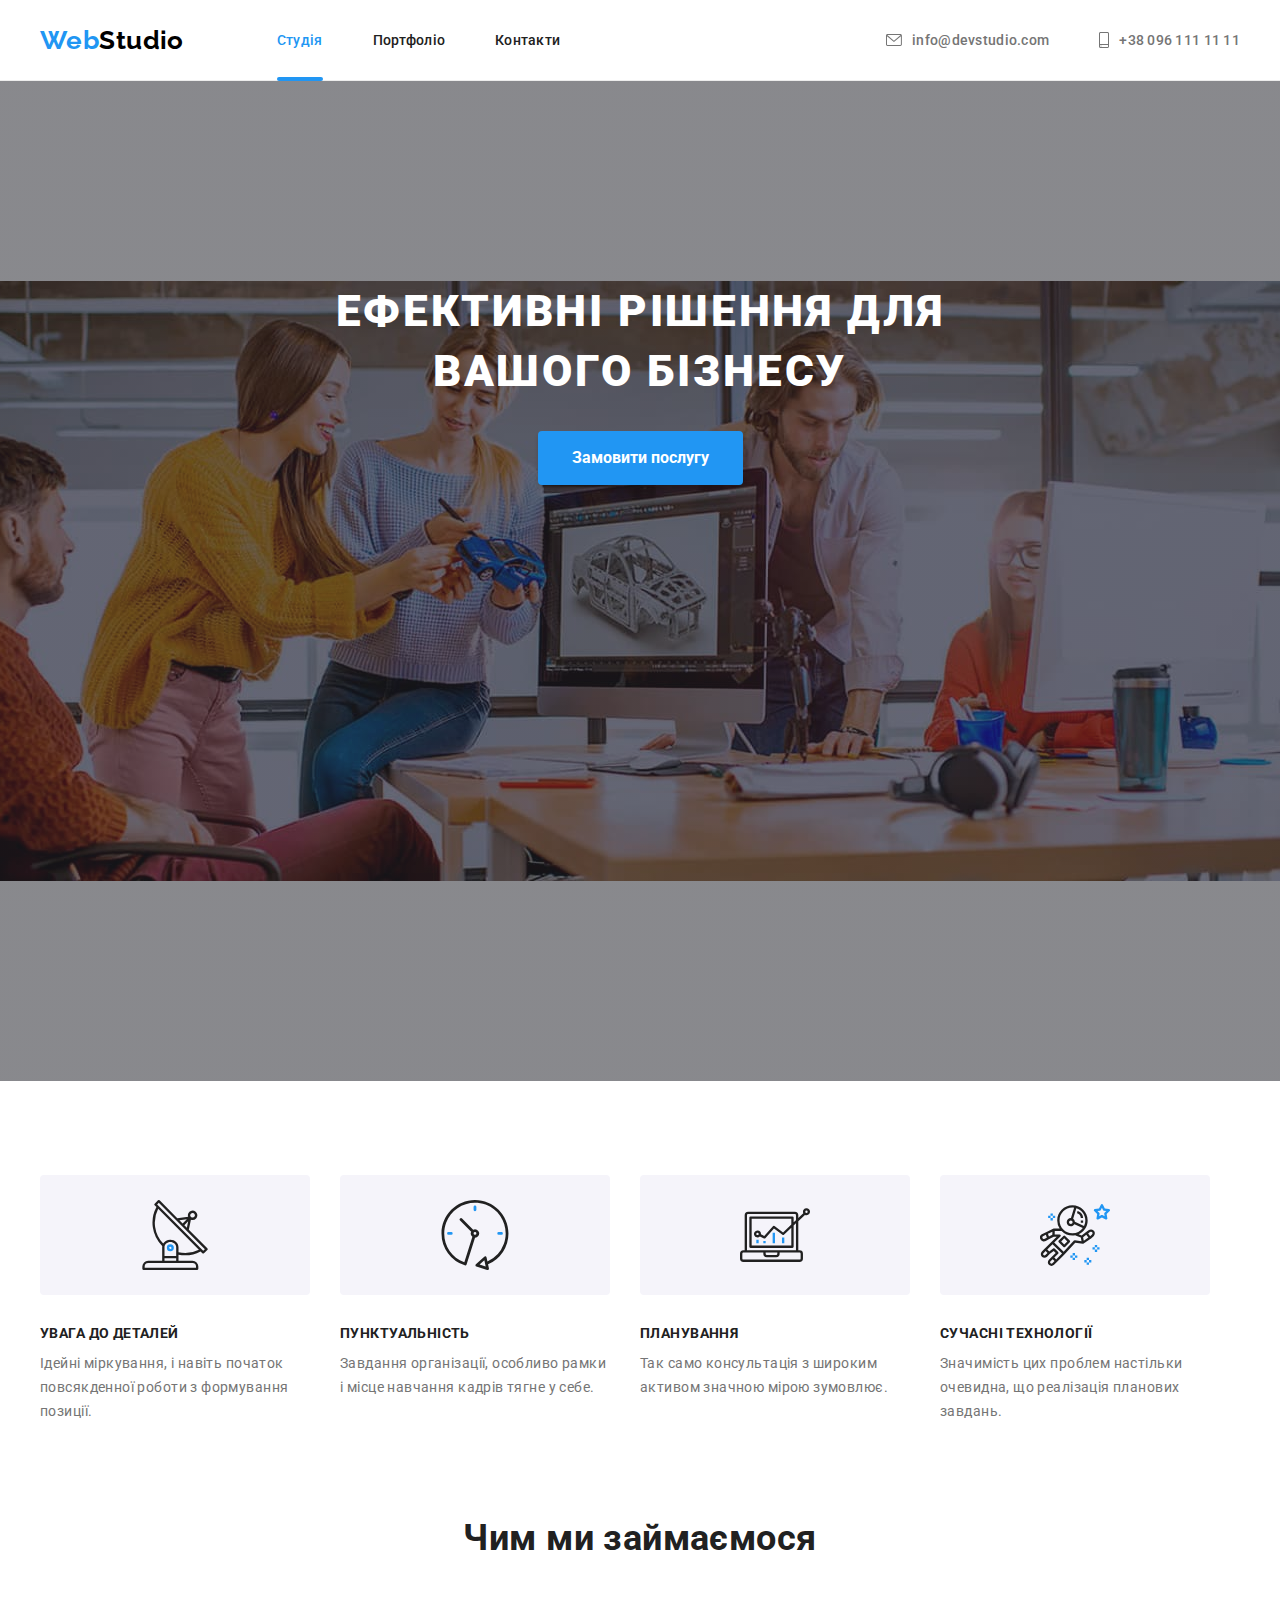
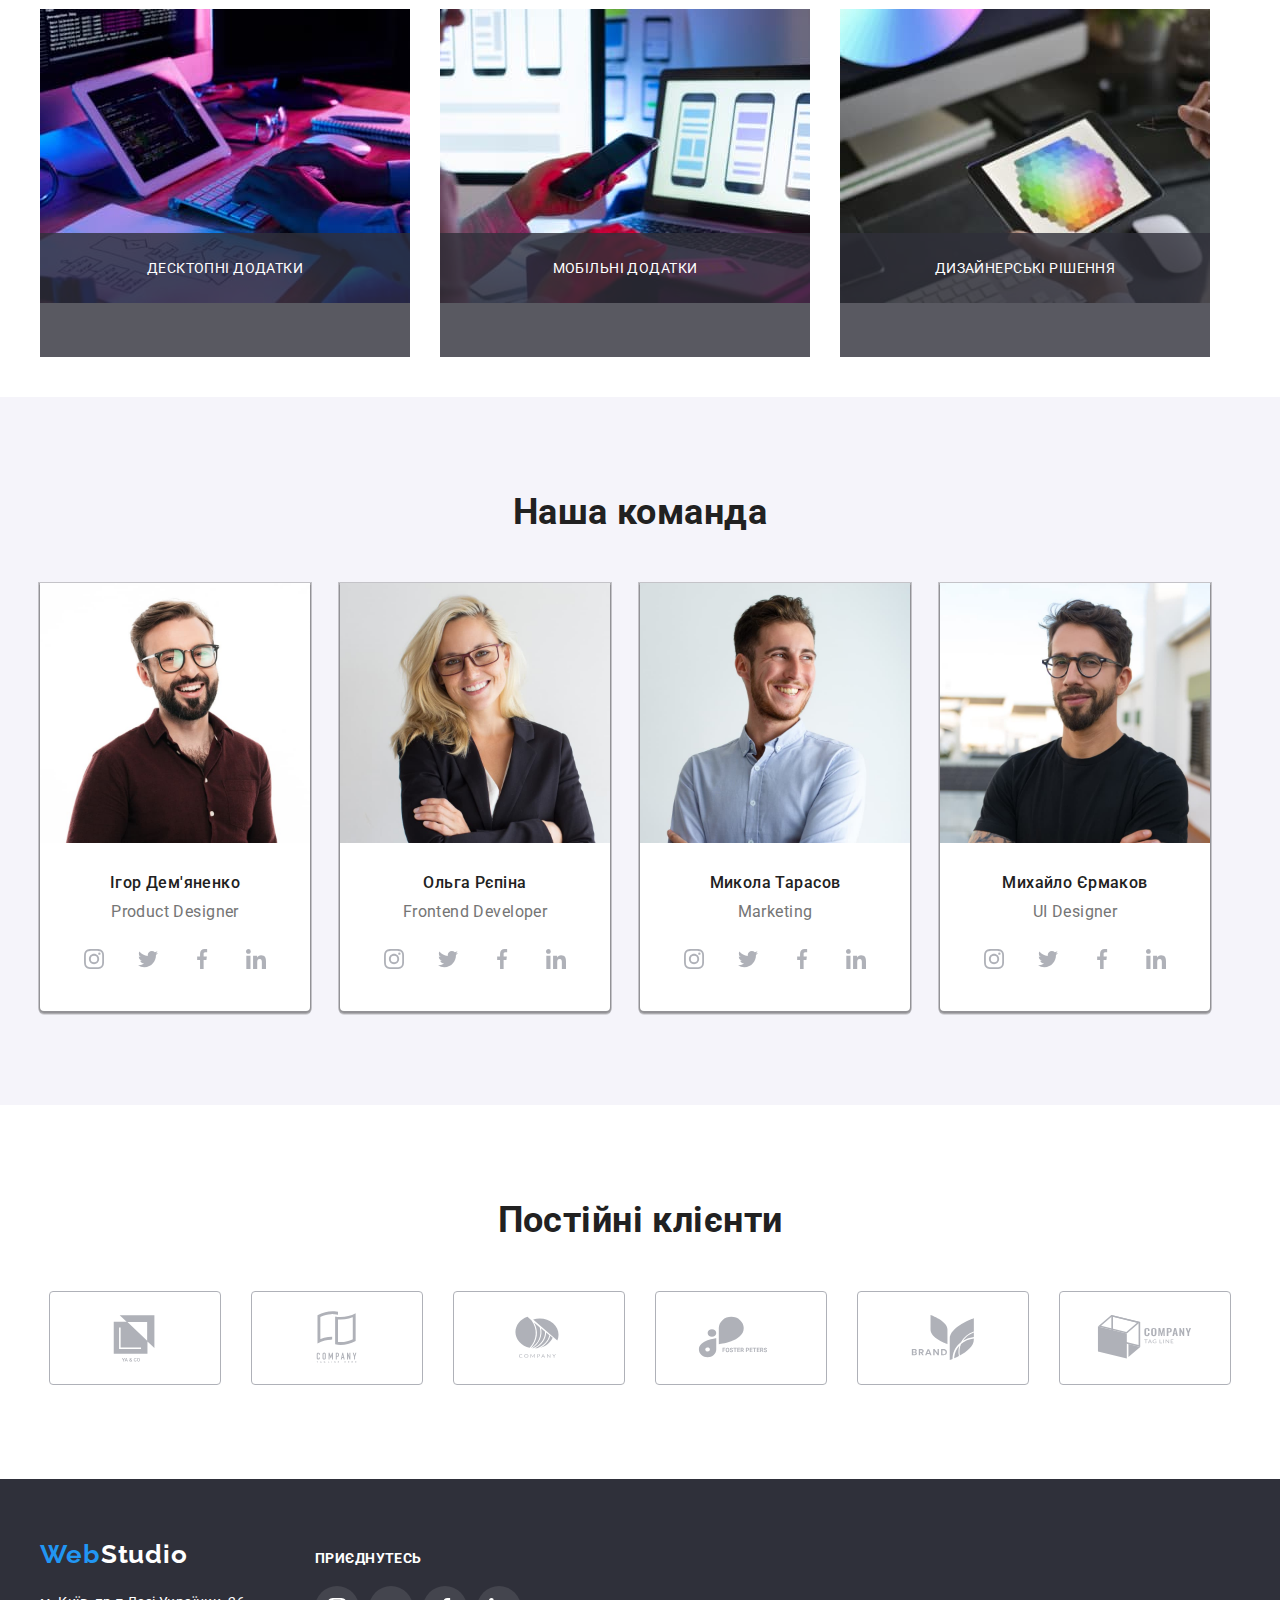
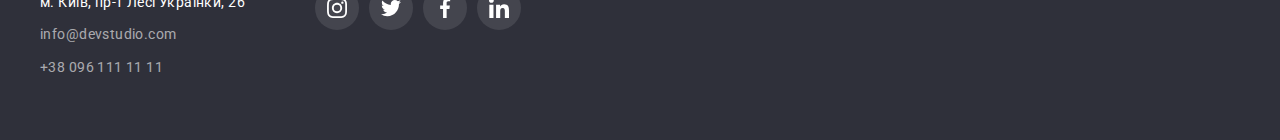
<file: index.html>
<!DOCTYPE html>
<html lang="uk">
<head>
    <meta charset="UTF-8">
    <meta http-equiv="X-UA-Compatible" content="IE=edge">
    <meta name="viewport" content="width=device-width, initial-scale=1.0">
    <title>WebStudio</title>
    <link rel="preconnect" href="https://fonts.googleapis.com">
    <link rel="preconnect" href="https://fonts.gstatic.com" crossorigin>
    <link href="https://fonts.googleapis.com/css2?family=Montserrat:wght@400;700&family=Raleway:wght@700&family=Roboto:wght@400;500;700;900&display=swap" rel="stylesheet">
    <link rel="stylesheet" href="https://cdnjs.cloudflare.com/ajax/libs/modern-normalize/1.1.0/modern-normalize.min.css" integrity="sha512-wpPYUAdjBVSE4KJnH1VR1HeZfpl1ub8YT/NKx4PuQ5NmX2tKuGu6U/JRp5y+Y8XG2tV+wKQpNHVUX03MfMFn9Q==" crossorigin="anonymous" referrerpolicy="no-referrer" />
    
    <link rel="stylesheet" href="./css/styles.css">
</head>

<body>
    <header class="main-header">
        <div class="container header-nav">
            <nav class="main-nav">
                
                <a href="./index.html" lang="en" class="logo link"> <span class="accent">Web</span>Studio</a>
               
                
                <ul class="nav-list list">
                    <li class="item nav-item.no-margin"> <a href="./index.html" class="nav-link link current">Студія</a></li>
                    <li class="item nav-item.no-margin"> <a href="./portfolio.html" class="nav-link link">Портфоліо</a></li>
                    <li class="item nav-item.no-margin"> <a href="" class="nav-link link">Контакти</a></li>
                </ul>
            </nav>  
        
            <ul class="contact-list list">
                <li class="item">
                    <a href="mailto:info@devstudio.com" class="header-mail link">
                        <svg class="icon-mail" width="16" height="12">
                          <use href="./images/icons.svg#icon-envelope"></use>
                        </svg>info@devstudio.com</a>
                </li>
                <li class="item">
                    <a href="tel:+380961111111" class="header-phone link">
                        <svg class="icon-mobile" width="10" height="16">
                          <use href="./images/icons.svg#icon-smartphone"></use>
                        </svg>+38 096 111 11 11</a>
                </li>
            </ul>
        </div>
        
    </header>
    
<main>
<section class="section hero overlay">
    <div class="container">
<h1 class="hero-name">Ефективні рішення для вашого бізнесу</h1>
    
<button type="button" class="header-button" data-modal-open>Замовити послугу</button>
    </div>
</section>

<section class="section no-padding">
   <div class="container">
    <h2 class="visually-hidden">Наші переваги</h2>
    <ul class="list feature-list">
        <li class="item-feature icon-satelite">
            <div class="advantages">
            <svg class="feature-icon" width="70" height="70">
                <use href="./images/icons.svg#icon-satelite"></use>
              </svg>
            </div>
            <h3 class="service-title">УВАГА ДО ДЕТАЛЕЙ</h3>
            <p class="service-description">Ідейні міркування, і навіть початок повсякденної роботи з формування позиції.</p>
        </li>
        <li class="item-feature icon-clock">
            <div class="advantages">
                <svg class="feature-icon" width="70" height="70">
                    <use href="./images/icons.svg#icon-clock"></use>
                  </svg>
                </div>
            <h3 class="service-title">ПУНКТУАЛЬНІСТЬ</h3>
            <p class="service-description">Завдання організації, особливо рамки і місце навчання кадрів тягне у себе.</p>
        </li>
        <li class="item-feature icon-computer">
            <div class="advantages">
                <svg class="feature-icon" width="70" height="70">
                    <use href="./images/icons.svg#icon-computer"></use>
                  </svg>
                </div>
            <h3 class="service-title">ПЛАНУВАННЯ</h3>
            <p class="service-description">Так само консультація з широким активом значною мірою зумовлює.</p>
        </li>
        <li class="item-feature icon-space">
            <div class="advantages">
                <svg class="feature-icon" width="70" height="70">
                    <use href="./images/icons.svg#icon-space"></use>
                  </svg>
                </div>
            <h3 class="service-title">СУЧАСНІ ТЕХНОЛОГІЇ</h3>
            <p class="service-description">Значимість цих проблем настільки очевидна, що реалізація планових завдань.</p>
        </li>
    </ul>
</div>
</section>


<section class="section">
    <div class="container">
    <h2 class="section-title">Чим ми займаємося</h2>
    <ul class="list flex-container-studio">
        <li class="section-item">
            <div class="product-thumb">
            <img src="./images/box1.jpg" width="370" height="294" alt="Планування">
            <p class="product-overlay">
                десктопні додатки
            </p>
        </div>
        </li>
        <li class="section-item">
            <div class="product-thumb">
            <img src="./images/box2.jpg" width="370" height="294" alt="Розробка додатків">
            <p class="product-overlay">
мобільні додатки
            </p>
        </div>
        </li>
        <li class="section-item">
            <div class="product-thumb">
            <img src="./images/box3.jpg" width="370" height="294" alt="Дизайн">
            <p class="product-overlay">
дизайнерські рішення
            </p>
        </div>
        </li>
    </ul>
</div>
</section>
<section class="section team">
    <div class="container">
    <h2 class="section-title">Наша команда</h2>
    <ul class="list flex-container-studio">
        <li class="team-item">
            <img src="./images/img1.jpg" width="270" height="260" alt="Ігор Дем'яненко">
            <div class="team-card">
            <h3 class="team-names">Ігор Дем'яненко</h3>
            <p lang="en" class="team-position">Product Designer</p>
            
    
    <ul class="list socials">
        
        <li class="social-item">
        <a  class="social-link link" href="https://www.instagram.com/" aria-label="Instagram" target="_blank" rel="noopener noreferrer">
            <svg class="social-icon" width="20" height="20">
              <use href="./images/icons.svg#icon-instagram"></use>
            </svg>
        </a>
        </li>
        <li class="social-item">
            <a  class="social-link link" href="https://twitter.com/" aria-label="Twitter" target="_blank" rel="noopener noreferrer">
                <svg class="social-icon" width="20" height="20">
                    <use href="./images/icons.svg#icon-twitter"></use>
                  </svg>
            </a>
        </li>
        <li class="social-item">
            <a  class="social-link link" href="https://www.facebook.com" aria-label="Facebook" target="_blank" rel="noopener noreferrer">
                <svg class="social-icon" width="20" height="20">
                    <use href="./images/icons.svg#icon-facebook"></use>
                  </svg>
            </a>
        </li>
        <li class="social-item">
            <a  class="social-link link" href="https://www.linkedin.com" aria-label="Linkedin" target="_blank" rel="noopener noreferrer">
                <svg class="social-icon" width="20" height="20">
                    <use href="./images/icons.svg#icon-linkedin"></use>
                  </svg>
            </a>
        </li>
    </ul>
    </div>
            
        </li>
        <li class="team-item">
            <img src="./images/img2.jpg" width="270" height="260" alt="Ольга Рєпіна">
            <div class="team-card">
            <h3 class="team-names">Ольга Рєпіна</h3>
            <p lang="en" class="team-position">Frontend Developer</p>
            <ul class="list socials">
        
                <li class="social-item">
                <a  class="social-link link" href="https://www.instagram.com/" aria-label="Instagram" target="_blank" rel="noopener noreferrer">
                    <svg class="social-icon" width="20" height="20">
                      <use href="./images/icons.svg#icon-instagram"></use>
                    </svg>
                </a>
                </li>
                <li class="social-item">
                    <a  class="social-link link" href="https://twitter.com/" aria-label="Twitter" target="_blank" rel="noopener noreferrer">
                        <svg class="social-icon" width="20" height="20">
                            <use href="./images/icons.svg#icon-twitter"></use>
                          </svg>
                    </a>
                </li>
                <li class="social-item">
                    <a  class="social-link link" href="https://www.facebook.com" aria-label="Facebook" target="_blank" rel="noopener noreferrer">
                        <svg class="social-icon" width="20" height="20">
                            <use href="./images/icons.svg#icon-facebook"></use>
                          </svg>
                    </a>
                </li>
                <li class="social-item">
                    <a  class="social-link link" href="https://www.linkedin.com" aria-label="Linkedin" target="_blank" rel="noopener noreferrer">
                        <svg class="social-icon" width="20" height="20">
                            <use href="./images/icons.svg#icon-linkedin"></use>
                          </svg>
                    </a>
                </li>
            </ul>
    </div>
            
        </li>
        <li class="team-item">
            <img src="./images/img3.jpg" width="270" height="260" alt="Микола Тарасов">
            <div class="team-card">
            <h3 class="team-names">Микола Тарасов</h3>
            <p lang="en" class="team-position">Marketing</p>
            <ul class="list socials">
        
                <li class="social-item">
                <a class="social-link link" href="https://www.instagram.com/" aria-label="Instagram" target="_blank" rel="noopener noreferrer">
                    <svg class="social-icon" width="20" height="20">
                      <use href="./images/icons.svg#icon-instagram"></use>
                    </svg>
                </a>
                </li>
                <li class="social-item">
                    <a class="social-link link" href="https://twitter.com/" aria-label="Twitter" target="_blank" rel="noopener noreferrer">
                        <svg class="social-icon" width="20" height="20">
                            <use href="./images/icons.svg#icon-twitter"></use>
                          </svg>
                    </a>
                </li>
                <li class="social-item">
                    <a class="social-link link" href="https://www.facebook.com" aria-label="Facebook" target="_blank" rel="noopener noreferrer">
                        <svg class="social-icon" width="20" height="20">
                            <use href="./images/icons.svg#icon-facebook"></use>
                          </svg>
                    </a>
                </li>
                <li class="social-item">
                    <a class="social-link link" href="https://www.linkedin.com" aria-label="Linkedin" target="_blank" rel="noopener noreferrer">
                        <svg class="social-icon" width="20" height="20">
                            <use href="./images/icons.svg#icon-linkedin"></use>
                          </svg>
                    </a>
                </li>
            </ul>
    </div>
            
        </li>
        <li class="team-item">
            <img src="./images/img4.jpg" width="270" height="260" alt="Михайло Єрмаков">
            <div class="team-card">
            <h3 class="team-names">Михайло Єрмаков</h3>
            <p lang="en" class="team-position">UI Designer</p>
            <ul class="list socials">
        
                <li class="social-item">
                <a  class="social-link link" href="https://www.instagram.com/" aria-label="Instagram" target="_blank" rel="noopener noreferrer">
                    <svg class="social-icon" width="20" height="20">
                      <use href="./images/icons.svg#icon-instagram"></use>
                    </svg>
                </a>
                </li>
                <li class="social-item">
                    <a  class="social-link link" href="https://twitter.com/" aria-label="Twitter" target="_blank" rel="noopener noreferrer">
                        <svg class="social-icon" width="20" height="20">
                            <use href="./images/icons.svg#icon-twitter"></use>
                          </svg>
                    </a>
                </li>
                <li class="social-item">
                    <a  class="social-link link" href="https://www.facebook.com" aria-label="Facebook" target="_blank" rel="noopener noreferrer">
                        <svg class="social-icon" width="20" height="20">
                            <use href="./images/icons.svg#icon-facebook"></use>
                          </svg>
                    </a>
                </li>
                <li class="social-item">
                    <a  class="social-link link" href="https://www.linkedin.com" aria-label="Linkedin" target="_blank" rel="noopener noreferrer">
                        <svg class="social-icon" width="20" height="20">
                            <use href="./images/icons.svg#icon-linkedin"></use>
                          </svg>
                    </a>
                </li>
            </ul>
    </div>
            
        </li>
    </ul>
</div>
</section>
<section class="section">
    <div class="container">
        <h2 class="section-title">Постійні клієнти</h2>
        <ul class="list clients">
            <li class="client-item">
                <a  class="client-link link" href="" aria-label="YA & CO" target="_blank" rel="noopener noreferrer">
                    <svg class="client-icon" width="106" height="60">
                        <use href="./images/icons.svg#icon-logo1"></use>
                      </svg>
                </a>
            </li>
            <li class="client-item">
                <a  class="client-link link" href="" aria-label="TEGLINE HERE" target="_blank" rel="noopener noreferrer">
                    <svg class="client-icon" width="106" height="60">
                        <use href="./images/icons.svg#icon-logo2"></use>
                      </svg>
                </a>
            </li>
            <li class="client-item">
                <a  class="client-link link" href="" aria-label="COMPANY" target="_blank" rel="noopener noreferrer">
                    <svg class="client-icon" width="106" height="60">
                        <use href="./images/icons.svg#icon-logo3"></use>
                      </svg>
                </a>
            </li>
            <li class="client-item">
                <a  class="client-link link" href="" aria-label="FOSTER PETERS" target="_blank" rel="noopener noreferrer">
                    <svg class="client-icon" width="106" height="60">
                        <use href="./images/icons.svg#icon-logo4"></use>
                      </svg>
                </a>
            </li>
            <li class="client-item">
                <a  class="client-link link" href="" aria-label="BRAND" target="_blank" rel="noopener noreferrer">
                    <svg class="client-icon" width="106" height="60">
                        <use href="./images/icons.svg#icon-logo5"></use>
                      </svg>
                </a>
            </li>
            <li class="client-item">
                <a  class="client-link link" href="" aria-label="TAG LINE" target="_blank" rel="noopener noreferrer">
                    <svg class="client-icon" width="106" height="60">
                        <use href="./images/icons.svg#icon-logo6"></use>
                      </svg>
                </a>
            </li>
        </ul>
    </div>
</section>
    </main> 
    <footer class="footer">
    <div class="container footer-block">

        <div>
        <a href="./index.html" lang="en" class="logo link footer-logo"> <span class="accent">Web</span> <span class="white-logo">Studio</span> </a>

      
<address class="footer-address">
    <ul class="list footer-list">
        <li class="nav-item">
            <a href="" class="address link">м. Київ, пр-т Лесі Українки, 26</a>
        </li>
        <li class="nav-item">
            <a href="mailto:info@devstudio.com" class="link footer-mail">info@devstudio.com</a>
        </li>
        <li class="nav-item">
           <a href="tel:+380961111111" class="link footer-phone">+38 096 111 11 11</a> 
        </li>
    </ul>
</address>
</div>

    <div>
    
    <h3 class="footer-title">приєднутесь</h3>
    <ul class="list footer-social">
        
        <li class="social-item">
            <a  class="footer-social-link link" href="https://www.instagram.com/" aria-label="Instagram" target="_blank" rel="noopener noreferrer">
                <svg class="footer-icon" width="20" height="20">
                  <use href="./images/icons.svg#icon-instagram"></use>
                </svg>
            </a>
            </li>
            <li class="social-item">
                <a  class="footer-social-link link" href="https://twitter.com/" aria-label="Twitter" target="_blank" rel="noopener noreferrer">
                    <svg class="footer-icon" width="20" height="20">
                        <use href="./images/icons.svg#icon-twitter"></use>
                      </svg>
                </a>
            </li>
            <li class="social-item">
                <a  class="footer-social-link link" href="https://www.facebook.com" aria-label="Facebook" target="_blank" rel="noopener noreferrer">
                    <svg class="footer-icon" width="20" height="20">
                        <use href="./images/icons.svg#icon-facebook"></use>
                      </svg>
                </a>
            </li>
            <li class="social-item">
                <a  class="footer-social-link link" href="https://www.linkedin.com" aria-label="Linkedin" target="_blank" rel="noopener noreferrer">
                    <svg class="footer-icon" width="20" height="20">
                        <use href="./images/icons.svg#icon-linkedin"></use>
                      </svg>
                </a>
            </li>
    </ul>
    </div>
</div>
    </footer>


    <!-- MODAL WINDOW -->

    <div class="backdrop is-hidden" data-modal>
        <div class="modal" data-modal-window>
            <button class="modal-button" data-modal-close>
            <svg class="modal-icon" width="18" height="18">
              <use href="./images/icons.svg#icon-close"></use>
            </svg>
        </button></div>
    </div>

    <script src="./js/modal.js/modal.js"></script>
</body>
</html>
</file>
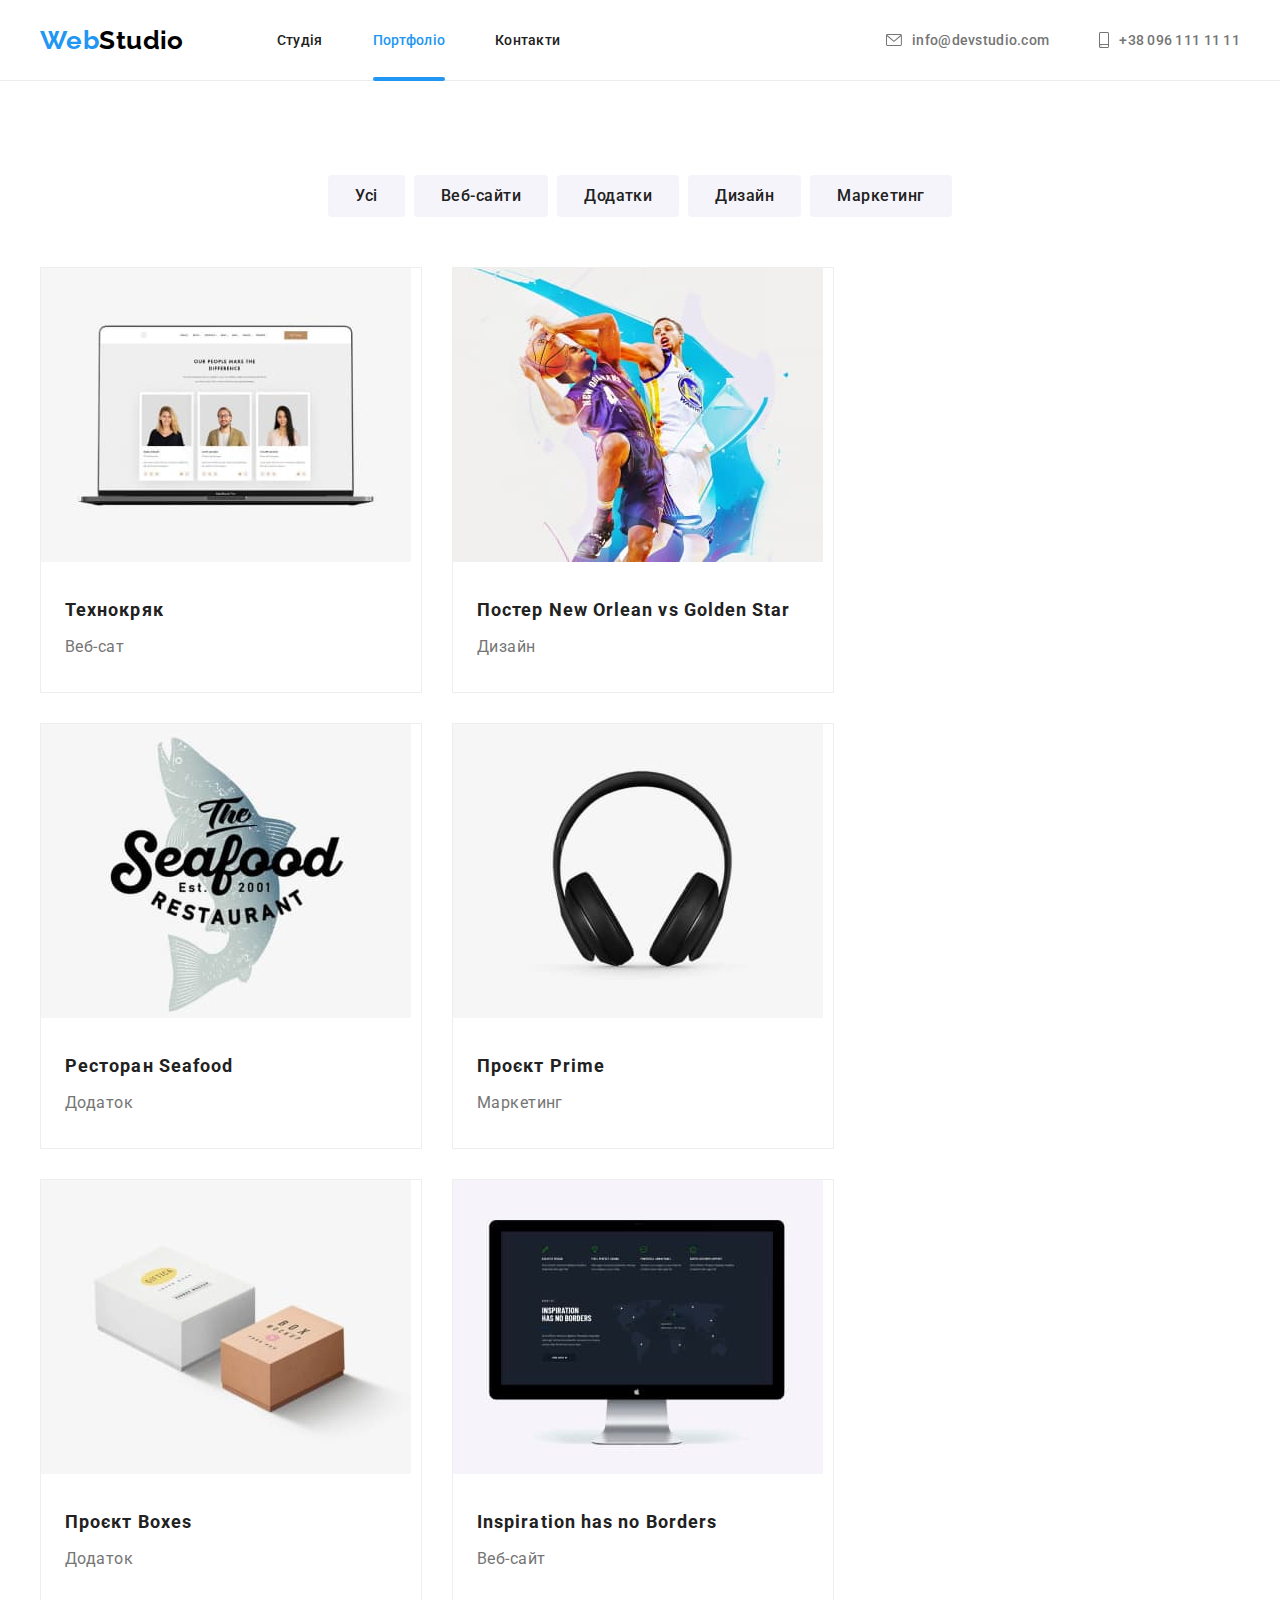
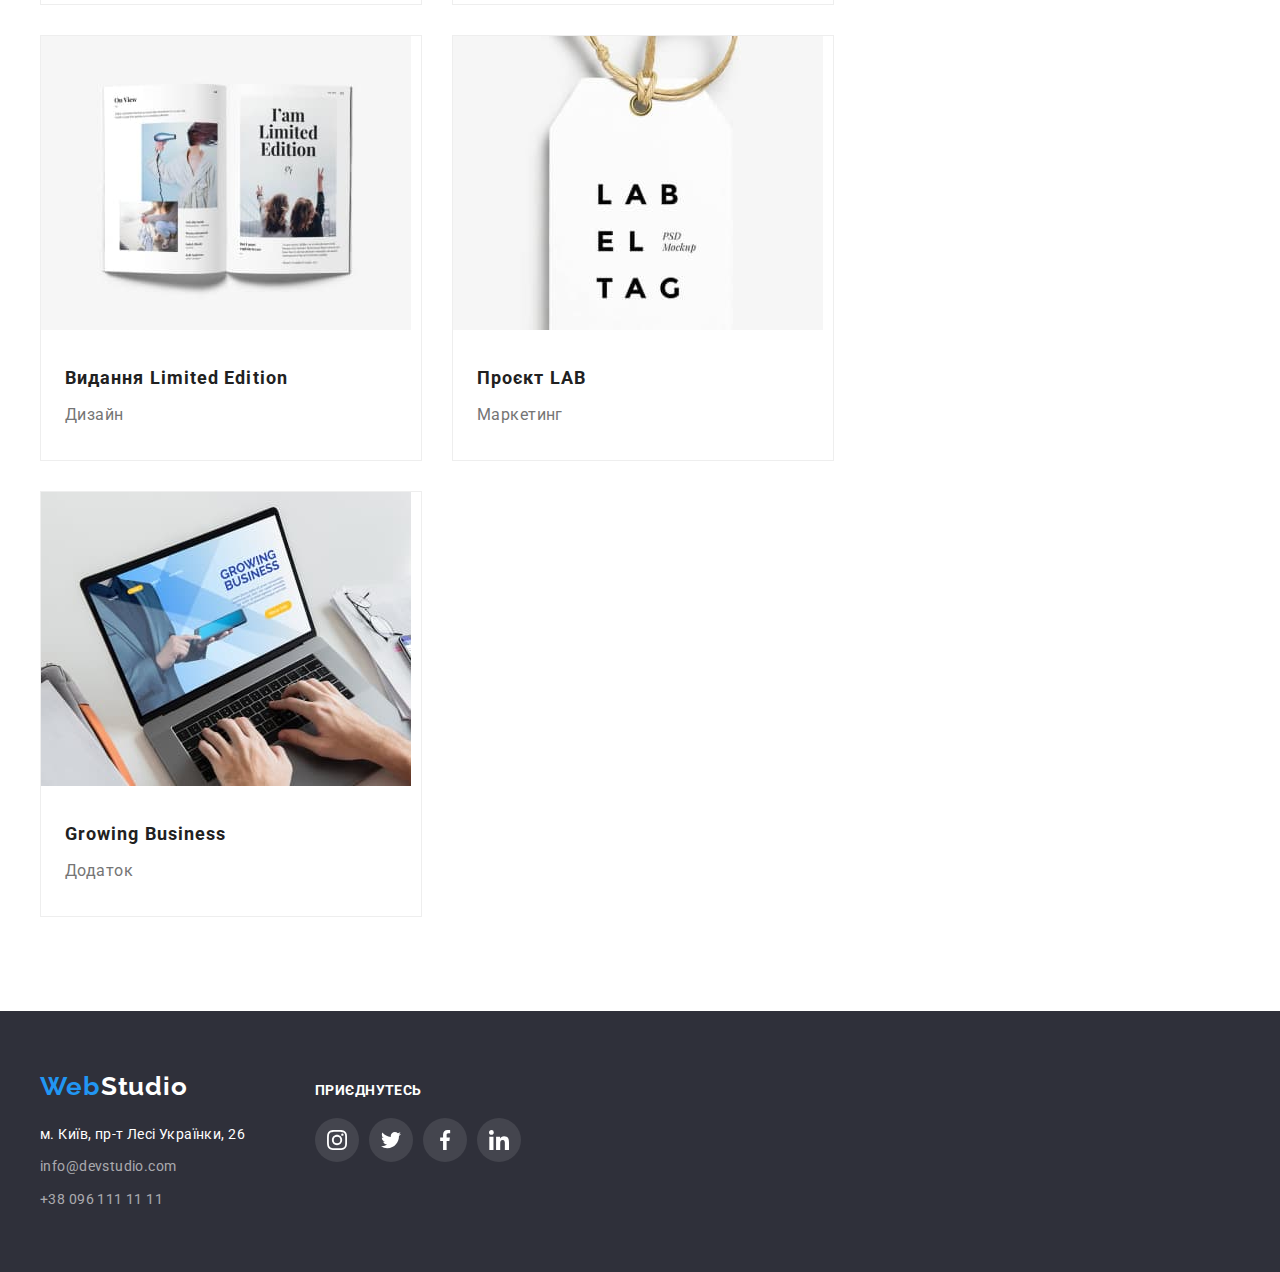
<file: portfolio.html>
<!DOCTYPE html>
<html lang="uk">
<head>
    <meta charset="UTF-8">
    <meta http-equiv="X-UA-Compatible" content="IE=edge">
    <meta name="viewport" content="width=device-width, initial-scale=1.0">
    <title>Document</title>
    <link rel="preconnect" href="https://fonts.googleapis.com">
    <link rel="preconnect" href="https://fonts.gstatic.com" crossorigin>
    <link href="https://fonts.googleapis.com/css2?family=Montserrat:wght@400;700&family=Raleway:wght@700&family=Roboto:wght@400;500;700;900&display=swap" rel="stylesheet">
    <link rel="stylesheet" href="https://cdnjs.cloudflare.com/ajax/libs/modern-normalize/1.1.0/modern-normalize.min.css" integrity="sha512-wpPYUAdjBVSE4KJnH1VR1HeZfpl1ub8YT/NKx4PuQ5NmX2tKuGu6U/JRp5y+Y8XG2tV+wKQpNHVUX03MfMFn9Q==" crossorigin="anonymous" referrerpolicy="no-referrer" />
    
    <link rel="stylesheet" href="./css/styles.css">
</head>
<body>
    <header class="main-header">

        <div class="container header-nav">
            <nav class="main-nav">
                
                <a href="./index.html" lang="en" class="logo link"> <span class="accent">Web</span>Studio</a>
                
                
                <ul class="nav-list list">
                    <li class="item nav-item.no-margin"> <a href="./index.html" class="nav-link link">Студія</a></li>
                    <li class="item nav-item.no-margin"> <a href="./portfolio.html" class="nav-link link current">Портфоліо</a></li>
                    <li class="item nav-item.no-margin"> <a href="" class="nav-link link">Контакти</a></li>
                </ul>
            </nav>  
        
            <ul class="contact-list list">
                <li class="item">
                    <a href="mailto:info@devstudio.com" class="header-mail link">
                        <svg class="icon-mail" width="16" height="12">
                          <use href="./images/icons.svg#icon-envelope"></use>
                        </svg>info@devstudio.com</a>
                </li>
                <li class="item">
                    <a href="tel:+380961111111" class="header-phone link">
                        <svg class="icon-mobile" width="10" height="16">
                          <use href="./images/icons.svg#icon-smartphone"></use>
                        </svg>+38 096 111 11 11</a>
                </li>
            </ul>
        </div>  
        
    </header>

    <main>
        <section class="section">
            <div class="container">
        <h1 class="visually-hidden">Portfolio</h1>

        <ul class="list filter-list">
            <li class="filter-item"> <button type="button" class="filter-button">Усі</button></li>
            <li class="filter-item"> <button type="button" class="filter-button">Веб-сайти</button></li>
            <li class="filter-item"> <button type="button" class="filter-button">Додатки</button></li>
            <li class="filter-item"> <button type="button" class="filter-button">Дизайн</button></li>
            <li class="filter-item"> <button type="button" class="filter-button">Маркетинг</button></li>
        </ul>
                
        <ul class="list flex-container">
            <li class="element-item">
                <a href="" class="product-item link" aria-label="Технокряк" target="_blank" rel="noopener noreferrer">
            <div class="element-thumb">
                    
                    <img src="./images/project1.jpg" width="370" height="294" alt="Технокряк">

                    <p class="label-overlay">Ресурс пропонує комплексні пропозиції з різним рівнем функціоналу та сервісів. Все це дозволить відвідувачу отримати вичерпні відомості про компанію чи приватну особу.</p>
            </div>
                <div class="project-grid">
                <h2 class="project-title" >Технокряк</h2>
                <p class="project-type-title">Веб-сат</p>
                </div>
                </a>
            </li>
            
            <li class="element-item">
                    <a href="" class="product-item link" aria-label="Постер New Orlean vs Golden Star" target="_blank" rel="noopener noreferrer">
                <div class="element-thumb">
                <img src="./images/project2.jpg" width="370" height="294" alt="Постер New Orlean vs Golden Star">
                    <p class="label-overlay">Ресурс пропонує комплексні пропозиції з різним рівнем функціоналу та сервісів. Все це дозволить відвідувачу отримати вичерпні відомості про компанію чи приватну особу.</p>
                </div>
                <div class="project-grid">
                <h2 class="project-title">Постер New Orlean vs Golden Star</h2>
                <p class="project-type-title">Дизайн</p>
            </div>
                    </a>
            </li>
            <li class="element-item">
                <a href="" class="product-item link" aria-label="Технокряк" target="_blank" rel="noopener noreferrer">
                <div class="element-thumb">
                <img src="./images/project3.jpg" width="370" height="294" alt="Ресторан Seafood">

                <p class="label-overlay">Ресурс пропонує комплексні пропозиції з різним рівнем функціоналу та сервісів. Все це дозволить відвідувачу отримати вичерпні відомості про компанію чи приватну особу.</p>
            </div>
                <div class="project-grid">
                <h2 class="project-title" >Ресторан Seafood</h2>
                <p class="project-type-title">Додаток</p>
            </div>
                </a>
            </li>
            <li class="element-item">
                <a href="" class="product-item link" aria-label="Технокряк" target="_blank" rel="noopener noreferrer">
                <div class="element-thumb">
                <img src="./images/project4.jpg" width="370" height="294" alt="Проєкт Prime">

                <p class="label-overlay">Ресурс пропонує комплексні пропозиції з різним рівнем функціоналу та сервісів. Все це дозволить відвідувачу отримати вичерпні відомості про компанію чи приватну особу.</p>
            </div>
                <div class="project-grid">
                <h2 class="project-title" >Проєкт Prime</h2>
                <p class="project-type-title">Маркетинг</p>
            </div>
                </a>
            </li>
            <li class="element-item">
                <a href="" class="product-item link" aria-label="Технокряк" target="_blank" rel="noopener noreferrer">
                <div class="element-thumb">
                <img src="./images/project5.jpg" width="370" height="294" alt="Проєкт Boxes">

                <p class="label-overlay">Ресурс пропонує комплексні пропозиції з різним рівнем функціоналу та сервісів. Все це дозволить відвідувачу отримати вичерпні відомості про компанію чи приватну особу.</p>
            </div>
                <div class="project-grid">
                <h2 class="project-title" >Проєкт Boxes</h2>
                <p class="project-type-title">Додаток</p>
            </div>
                </a>
            </li>
            <li class="element-item">
                <a href="" class="product-item link" aria-label="Технокряк" target="_blank" rel="noopener noreferrer">
                <div class="element-thumb">
                <img src="./images/project6.jpg" width="370" height="294" alt="Inspiration has no Borders">

                <p class="label-overlay">Ресурс пропонує комплексні пропозиції з різним рівнем функціоналу та сервісів. Все це дозволить відвідувачу отримати вичерпні відомості про компанію чи приватну особу.</p>
            </div>
                <div class="project-grid">
                <h2 class="project-title" >Inspiration has no Borders</h2>
                <p class="project-type-title">Веб-сайт</p>
            </div>
                </a>
            </li>
            <li class="element-item">
                <a href="" class="product-item link" aria-label="Технокряк" target="_blank" rel="noopener noreferrer">
                <div class="element-thumb">
                <img src="./images/project7.jpg" width="370" height="294" alt="Видання Limited Edition">

                <p class="label-overlay">Ресурс пропонує комплексні пропозиції з різним рівнем функціоналу та сервісів. Все це дозволить відвідувачу отримати вичерпні відомості про компанію чи приватну особу.</p>
            </div>
                <div class="project-grid">
                <h2 class="project-title" >Видання Limited Edition</h2>
                <p class="project-type-title">Дизайн</p>
            </div>
        </a>
            </li>
            <li class="element-item">
                <a href="" class="product-item link" aria-label="Технокряк" target="_blank" rel="noopener noreferrer">
                <div class="element-thumb">
                <img src="./images/project8.jpg" width="370" height="294" alt="Проєкт LAB">

                <p class="label-overlay">Ресурс пропонує комплексні пропозиції з різним рівнем функціоналу та сервісів. Все це дозволить відвідувачу отримати вичерпні відомості про компанію чи приватну особу.</p>

            </div>
                <div class="project-grid">
                <h2 class="project-title" >Проєкт LAB</h2>
                <p class="project-type-title">Маркетинг</p>
            </div>
        </a>
            </li>
            <li class="element-item">
                <a href="" class="product-item link" aria-label="Технокряк" target="_blank" rel="noopener noreferrer">
                <div class="element-thumb">
                <img src="./images/project9.jpg" width="370" height="294" alt="Growing Business">

                <p class="label-overlay">Ресурс пропонує комплексні пропозиції з різним рівнем функціоналу та сервісів. Все це дозволить відвідувачу отримати вичерпні відомості про компанію чи приватну особу.</p>
                </div>
                <div class="project-grid">
                <h2 class="project-title" >Growing Business</h2>
                <p class="project-type-title">Додаток</p>
            </div>
        </a>
            </li>
        </ul>
                
        </div>
    </section>
</main>
<footer class="footer">
    <div class="container footer-block">

        <div>
        <a href="./index.html" lang="en" class="logo link footer-logo"> <span class="accent">Web</span> <span class="white-logo">Studio</span> </a>

      
<address class="footer-address">
    <ul class="list footer-list">
        <li class="nav-item">
            <a href="" class="address link">м. Київ, пр-т Лесі Українки, 26</a>
        </li>
        <li class="nav-item">
            <a href="mailto:info@devstudio.com" class="link footer-mail">info@devstudio.com</a>
        </li>
        <li class="nav-item">
           <a href="tel:+380961111111" class="link footer-phone">+38 096 111 11 11</a> 
        </li>
    </ul>
</address>
</div>

<div>
    
    <h3 class="footer-title">приєднутесь</h3>
    <ul class="list footer-social">
        
        <li class="social-item">
            <a  class="footer-social-link link" href="https://www.instagram.com/" aria-label="Instagram" target="_blank" rel="noopener noreferrer">
                <svg class="footer-icon" width="20" height="20">
                  <use href="./images/icons.svg#icon-instagram"></use>
                </svg>
            </a>
            </li>
            <li class="social-item">
                <a  class="footer-social-link link" href="https://twitter.com/" aria-label="Twitter" target="_blank" rel="noopener noreferrer">
                    <svg class="footer-icon" width="20" height="20">
                        <use href="./images/icons.svg#icon-twitter"></use>
                      </svg>
                </a>
            </li>
            <li class="social-item">
                <a  class="footer-social-link link" href="https://www.facebook.com" aria-label="Facebook" target="_blank" rel="noopener noreferrer">
                    <svg class="footer-icon" width="20" height="20">
                        <use href="./images/icons.svg#icon-facebook"></use>
                      </svg>
                </a>
            </li>
            <li class="social-item">
                <a  class="footer-social-link link" href="https://www.linkedin.com" aria-label="Linkedin" target="_blank" rel="noopener noreferrer">
                    <svg class="footer-icon" width="20" height="20">
                        <use href="./images/icons.svg#icon-linkedin"></use>
                      </svg>
                </a>
            </li>
    </ul>
    </div>
</div>
    </footer>
</body>
</html>
</file>
<file: css/styles.css>
:root {
    --accent-color: #2196F3;;
    --primary-text-color: #212121;
    --secondary-text-color: #757575;
    --main-background-color: #ffffff;
    --secondary-background-color: #2F303A;
    --editional-color: #f5f4fa;

    --anim-fast: 250ms cubic-bezier(0.4, 0, 0.2, 1);
}

html {
    box-sizing: border-box;
    /* scroll-behavior: smooth; */
}

/* *, 
*::before, 
*::after {
    box-sizing: inherit;
} */

body {
    font-family: "Roboto";
    font-size: 14px;
    letter-spacing: 0.03em;
    color:var(--primary-text-color);
    background-color:var(--mail-background-color);
    margin: 0px;
}

h1,
h2,
h3,
ul,
p {
    margin: 0px;
}

img {
    display: block;
    /* margin-bottom: 30px; */
}

.section {
    padding-top: 94px;
    padding-bottom: 94px;
    /* max-width: 1600px;
    margin-left: auto;
    margin-right: auto; */
}

/*------------zero-----------------*/

.list {
    list-style: none;
    margin-left: 0px;
    padding: 0px;
}

.link {
    text-decoration: none;
}

/* ------------------header--------------------- */
.main-header {
    display: flex;
    align-items: center;
    border-bottom: 1px solid #ECECEC;
}

.container {
    margin-left: auto;
    margin-right: auto;
    padding-left: 15px;
    padding-right: 15px;
    width: 1200px;
}

.header-nav {
    display: flex;
    align-items: center;
}

.header-mail, .header-phone {
    display: flex;
    align-items: center;
    gap: 10px;
}

.main-nav {
    display: flex;
    align-items: center;
}

.nav-list {
    display: flex;
    margin-left: 93px;
    
}

.contact-list {
    display: flex;
    margin-left: auto;
    align-items: center;
}

.header-phone {
    margin-left: 50px;
}

/* .nav-list .item {
margin-right: 50px;
}

.nav-list .item:last-child {
margin-right: 0;
} */

.nav-list .item + .item {
    margin-left: 50px;
}
 
.filter-list .filter-item + .filter-item {
    margin-left: 9px;
}

/* .nav-list .item:not(:last-child) {

} */

li.nav-item {
    font-style: normal;
    text-decoration: none;
    /* margin-bottom: 9px; */
}

li.nav-item.no-margin {
    margin-bottom: 0;
}

.nav-link {
    display: block;
    padding-top: 32px;
    padding-bottom: 32px;
    font-weight: 500;
    line-height: calc(16/14);
    letter-spacing: 0.02em;
    color: var(--primary-text-color);

    transition: color var(--anim-fast);
    /* transition-duration: 250ms;
    transition-timing-function: cubic-bezier(0.4, 0, 0.2, 1); */
    /* transition-delay: 0ms; */
}



.logo {
    font-family: Raleway;
    font-weight: 700;
    font-size: 26px;
    line-height: calc(31/26);
    color: #000000;
}

.white-logo {
    margin-left: -5px;
    font-weight: 700;
    font-size: 26px;
    line-height: 31px;
    letter-spacing: 0.03em;
    color: var(--main-background-color);
}

.accent {
    font-weight: 700;
    font-size: 26px;
    line-height: 31px;
    letter-spacing: 0.03em;
    color: var(--accent-color);
}

.nav-link:hover, .nav-link:focus {
    color: var(--accent-color);
    cursor: pointer;
}

.current {
    position: relative;
    color: var(--accent-color);
}

.current::after {
    content: "";
    display: block;
    bottom: 0;
    left: 0;
    position: absolute;
    background-color: var(--accent-color);
    width: 100%;
    height: 4px;
    border-radius: 2px;
    margin: 0;
    transform: translateY(1px);
}

.header-phone {
    font-weight: 500;
    line-height: calc(16/14);
    letter-spacing: 0.02em;
    color: var(--secondary-text-color);

    transition: color var(--anim-fast);
}

.header-mail:hover, .header-mail:focus {
    color: var(--accent-color);
}

.header-phone:hover, .header-phone:focus {
    color: var(--accent-color);
}

.header-button {
    display: inline-block;
    padding: 10px 32px;
    font-family: 'Roboto';
    font-weight: 700;
    font-size: 16px;
    line-height: calc(30/16);
    color: var(--main-background-color);
    background: var(--accent-color);
    box-shadow: 0px 4px 4px rgba(0, 0, 0, 0.15);
    border-radius: 4px;
    border-color: transparent;
    cursor: pointer;
}

.filter-button {
    display: inline-block;
    padding: 6px 25px;
    font-family: "Roboto";
    font-weight: 500;
    font-size: 16px;
    line-height: calc(26/16);
    text-align: center;
    letter-spacing: 0.03em;
    color: var(--primary-text-color);
    background: var(--editional-color);
    border-radius: 4px;
    border-color: transparent;
    cursor: pointer;

    transition: color var(--anim-fast), 
                background-color var(--anim-fast),
                box-shadow var(--anim-fast);
}

.filter-kit {
    text-align: center;
    margin-bottom: 50px;
}

.filter-button:hover, .filter-button:focus {
    color: var(--main-background-color);
    background: var(--accent-color);
    box-shadow: 0px 3px 1px rgba(0, 0, 0, 0.1), 0px 1px 2px rgba(0, 0, 0, 0.08), 0px 2px 2px rgba(0, 0, 0, 0.12);
}

.header-mail {
    font-family: 'Roboto';
    font-style: normal;
    font-weight: 500;
    font-size: 14px;
    line-height: calc(16/14);
    letter-spacing: 0.02em;
    color: var(--secondary-text-color);

    transition: color var(--anim-fast);
}
.header-padding {
    padding-top: 24px;
    padding-bottom: 24px;
}
/* -------------------hero---------------------- */
.hero {
    text-align: center;
    background-color: var(--secondary-background-color);
    margin: 0 auto;
    padding: 200px 0;
}

.overlay {
    max-width: 1600px;
    height: 600px;
    background-color: #C4C4C4;
    background-image: linear-gradient( to right, rgba(47, 48, 58, 0.4), rgba(47, 48, 58, 0.4) ), url("../images/bgimg.jpg");
    background-repeat: no-repeat;
    background-position: center;
    margin-left: auto;
    margin-right: auto;
}

.visually-hidden {
    position: absolute;
    white-space: nowrap;
    width: 1px;
    height: 1px;
    overflow: hidden;
    border: 0;
    padding: 0;
    clip: rect(0 0 0 0);
    clip-path: inset(50%);
    margin: -1px;
}

.hero-name {
    width: 696px;
    font-weight: 900;
    font-size: 44px;
    line-height: calc(60/44);
    letter-spacing: 0.06em;
    text-transform: uppercase;
    margin-left: auto;
    margin-right: auto;
    margin-bottom: 30px;
    color: var(--main-background-color);
}

.hero-content {
    width: 696px;
    align: center;
}



.section.no-padding {
    padding-bottom: 0px;
}

.section.no-top {
    padding-top: 0px;
}

/* .hero-padding {
    padding-top: 200px;
    padding-bottom: 200px;
} */



/* -----------------what we do----------------- */

.flex-container {
    display: flex;
    flex-wrap: wrap;
    /* text-align: center; */
    gap: 30px;
    /* justify-content: space-between; */
}

.flex-container-studio {
    display: flex;
    flex-wrap: wrap;
}

.element-item {
    width: calc((100% - 60px) / 3);
    border: solid 1px #EEEEEE;

    transition: box-shadow var(--anim-fast);
}

.element-item:hover {
    box-shadow: 0px 1px 4px
    rgba(0, 0, 0, 0.16),
    0px 0px 4px
    rgba(0, 0, 0, 0.06),
    0px 0px 1px
    rgba(0, 0, 0, 0.12);
}


.element-thumb {
    position: relative;
    margin-left: auto;
    margin-right: auto;

    overflow: hidden;
}

.element-thumb > .label-overlay {
    position: absolute;
    width: 100%;
    height: 100%;
    background-color: var(--accent-color);
    top: 0;
    right: 0;
    margin: 0;
    padding: 63px 24px;

    font-family: Roboto;
    font-size: 18px;
    letter-spacing: 0.03em;
    line-height: calc(28/18);
    color: var(--main-background-color);

    transform: translatey(100%);
    transition: transform var(--anim-fast);

}

.element-item:hover .label-overlay {
    transform: translatex(0);
  }

.product-thumb {
    position: relative;
    margin-left: auto;
    margin-right: auto;
}

.product-thumb > .product-overlay {
    position: absolute;
    width: 370px;
    height: 70px;
    background-color: rgba(47, 48, 58, 0.8);
    top: calc(100% - 70px);
    right: 0;
    margin: 0;
    padding-top: 27px;
    padding-bottom: 27px;
    text-align: center;

    font-family: Roboto;
    text-transform: uppercase;
    letter-spacing: 0.03em;
    line-height: calc(16/14);
    color: var(--main-background-color);
}

.clients {
    display: flex;
    /* flex-wrap: wrap; */
    justify-content: center;
    align-items: center;
    gap: 30px;
    
}

.client-link {
    display: flex;
    justify-content: center;
    align-items: center;
    border-radius: 4px;
    border: 1px solid #AFB1B8;
    width: 170px;
    height: 92px;

    transition: border var(--anim-fast);
}

.client-icon {
    fill: #AFB1B8;
    justify-content: center;

    transition: fill var(--anim-fast);
}

.client-link:hover .client-icon,
.client-link:focus .client-icon {
fill: var(--accent-color);
}

.client-link:hover,
.client-link:focus {
    border-color: var(--accent-color);
}

.project-grid {
    padding: 30px 24px;
}

.team-item {
    width: 270px;
    /* width: calc((100% - 60px) /4); */
    margin-right: 30px; 
}

.team-item {
    background-color: var(--main-background-color);
    border-bottom-right-radius: 4px;
    border-bottom-left-radius: 4px;
    box-shadow: 0px 1px 0px 2px
    rgba(0, 0, 0, 0.2),
    0px 1px 0px 1px
    rgba(0, 0, 0, 0.14),
    0px 3px 0px 1px
    rgba(0, 0, 0, 0.12);
}

.team-card {
    padding-top: 30px;
    padding-bottom: 30px;
}

.section-item {
    width: 370px;
    margin-right: 30px;
    margin-bottom: 0;
}

.section-item:nth-child(3n) {
    margin-right: 0;
}

.element-item:nth-child(3n) {
    margin-right: 0;
}

/* .element-item:nth-last-child(-n+3) {
    margin-bottom: 0;
} */
 
.team {
    background-color: var(--editional-color);
}

.icons::before {
    content: "";
    display: inline-flex;
    justify-content: center;
    margin-right: 10px;
    background-size: contain;
    background-repeat: no-repeat;
    background-position: center;
}

/* li.item.icons.icon-mail::before {
    background-image: url(../images/envelope.png);
    width: 16px;
    height: 12px;
}

li.item.icons.icon-mobile::before {
    background-image: url(../images/mobile.png);
    width: 10px;
    height: 16px;
} */

.item-feature {
    width: 270px;
}

/* .item-feature::before {
    content: "";
    display: block;
    width: 270px;
    height: 120px;
    border-radius: 4px;
    margin-bottom: 30px;
    background-color: #F5F4FA;
    background-size: contain;
    background-repeat: no-repeat;
    background-position: center;
} */

/* .item-feature.icon-satelite::before {
background-image: url(../images/icons/satelite.svg);

}

.item-feature.icon-clock::before {
background-image: url(../images/);
}

.item-feature.icon-computer::before {
background-image: url(../images/);
}

.item-feature.icon-space::before {
background-image: url(../images/); }*/

.advantages {
    display: flex;
    justify-content: center;
    align-items: center;
    width: 270px;
    height: 120px;
    border-radius: 4px;
    background-color: var(--editional-color);
    margin-bottom: 30px;
}

.feature-icon {
    
}

.team-item:nth-child(4n) {
    margin-right: 0;
}

.filter-list {
    margin-bottom: 50px;
    display: flex;
    justify-content: center;
}

.feature-list {
    display: flex;
    flex-wrap: wrap;
    gap: 30px;
}

.feature-list .item {
    width: 270px;
    margin-right: 30px;
}

.feature-list .item:nth-child(4n) {
    margin-right: 0;
}

.service-title {
    margin-bottom: 10px;
    font-size: 14px;
    font-weight: 700;
    line-height: calc(16/14);
    text-transform: uppercase;
    
    color:var(--primary-text-color);
}

.service-description {
    line-height: calc(24/14);
    color:var(--secondary-text-color);
}

.section-title {
    font-size: 36px;
    line-height: calc(42/36);
    text-align: center;
    margin-bottom: 50px;
}

.project-title {
    font-size: 18px;
    line-height: calc(36/18);
    letter-spacing: 0.06em;
    margin-bottom: 4px;
    color: var(--primary-text-color);
}

.project-type-title {
    font-size: 16px;
    line-height: calc(30/16);
    color: var(--secondary-text-color);
}

p.project-type-title {
    display: box;
    /* margin-bottom: 20px; */
    /* border-bottom: solid 1px #EEEEEE; */
}

/* --------------------our team------------- */
.element-item img {
    /* margin-bottom: 20px; */
}

.team-names {
    font-weight: 500;
    font-size: 16px;
    line-height: calc(19/16);
    text-align: center;
    margin-bottom: 10px;
}

.team-position {
    font-size: 16px;
    line-height: calc(19/16);
    text-align: center;
    color: var(--secondary-text-color);
}

.socials {
    display: flex;
    margin-top: 16px;
    gap: 10px;
    justify-content: center;
    align-items: center;
   
}

.social-link {
    display: flex;
    justify-content: center;
    align-items: center;
    width: 44px;
    height: 44px;
    border-radius: 50%;
    background-color: transparent;

    transition: background-color var(--anim-fast);
}

.social-icon {
    fill: #AFB1B8;
    justify-content: center;

    transition: fill var(--anim-fast);
}

.social-link:hover .social-icon,
.social-link:focus .social-icon {
fill: var(--main-background-color);
}

.social-link:hover, .social-link:focus {
    background-color: var(--accent-color);
}

/*------------------footer-------------*/

.footer {
    
    /* display: flex;
    align-items: center; */
    padding-top: 60px;
    padding-bottom: 60px;
    background-color: var(--secondary-background-color);
    /* max-width: 1600px;
    margin-left: auto;
    margin-right: auto; */
}

.address {
    line-height: 1.74;
    color: var(--main-background-color);
}


.footer-mail:hover, .footer-mail:focus {
    color: var(--accent-color);
} 

.footer-phone:hover, .footer-phone:focus {
    color: var(--accent-color);
}

.footer-mail {
    line-height: 1.71;
    color: rgba(255, 255, 255, 0.6);

    transition: color var(--anim-fast);
}

.footer-phone {
    font-size: 14px;
    line-height: 1.71;
    letter-spacing: 0.03em;
    color: rgba(255, 255, 255, 0.6);

    transition: color var(--anim-fast);
}

.logo-margin {
    margin-bottom: 20px;
}

.footer-logo {
    display: block;
    margin-bottom: 20px;
}

.footer-list {
    display: flex;
    flex-direction: column;
    gap: 9px;
}

.footer-title {
    margin-bottom: 20px;
    font-size: 14px;
    font-weight: 700;
    line-height: calc(16/14);
    text-transform: uppercase;
    color: var(--main-background-color);
}

.footer-block {
    display: flex;
    flex-wrap: wrap;
    gap: 70px;
    align-items: baseline;
}

.footer-address {
    display: flex;
    flex-wrap: wrap;
}

.footer-social {
    display: flex;
    gap: 10px;
    justify-content: center;
    align-items: center;
}

.footer-social-link {
    display: flex;
    justify-content: center;
    align-items: center;
    width: 44px;
    height: 44px;
    border-radius: 50%;
    background-color: rgba(255, 255, 255, 0.1);

    transition: background-color var(--anim-fast);
}

.footer-icon {
    fill: var(--main-background-color);
    justify-content: center;
}

.footer-social-link:hover,
.footer-social-link:focus {
    background-color: var(--accent-color);
}


/*--------icons-----------*/

.icon-mail {
fill: currentColor;
}

.icon-mobile {
    fill: currentColor
}

/* ----------Modal window--------- */



.backdrop {
    position: fixed;
    top: 0;
    left: 0;
    z-index: 100;

    /* display: flex;
    align-items: center;
    justify-content: center; */

    width: 100%;
    height: 100%;
    background-color:rgba(0, 0, 0, 0.2);

    transition: opacity 350ms linear, visibility 350ms linear;
}

.backdrop.is-hidden {
    opacity: 0;
    visibility: hidden;
    pointer-events: none;

    /* animation-name: scale-down-center; */
}

.modal {
    position: absolute;
    top: 50%;
    left: 50%;

    width: 528px;
    min-height: 581px;
    background-color: var(--main-background-color);
    border-radius: 4px;
    box-shadow: 0px 1px 0px 2px
    rgba(0, 0, 0, 0.2),
    0px 1px 0px 1px
    rgba(0, 0, 0, 0.14),
    0px 3px 0px 1px
    rgba(0, 0, 0, 0.12);

    transform-origin: center;
    transform: translateX(-50%) translateY(-50%);

    transition: transform var(--anim-fast), opacity var(--anim-fast);

    /* animation-timing-function: cubic-bezier(0.390, 0.575, 0.565, 1.000);
    animation-duration: 0.4s;
    animation-fill-mode: both; */
}

.modal.data-modal {
    /* animation-name: scale-up-center; */

    }

.backdrop.is-hidden .modal {
    opacity: 0;
    transform: translateX(-50%) translateY(-70%);
}

.modal-button {
    position: absolute;
    top: 8px;
    right: 8px;

    padding: 0;
    display: inline-flex;
    align-items: center;
    justify-content: center;

    border-radius: 50%;
    border: 1px solid rgba(0, 0, 0, 0.1);

    width: 30px;
    height: 30px;
    background-color: transparent;

    cursor: pointer;
}


/* ----------Animation----------- */
/* 
@keyframes scale-up-center {
    0% {
      transform: scale(0.5);
    }
    100% {
      transform: scale(1);
    }
  }

  @keyframes scale-down-center {
    0% {
      transform: scale(1);
    }
    100% {
      transform: scale(0.5);
    }
  } */
</file>
